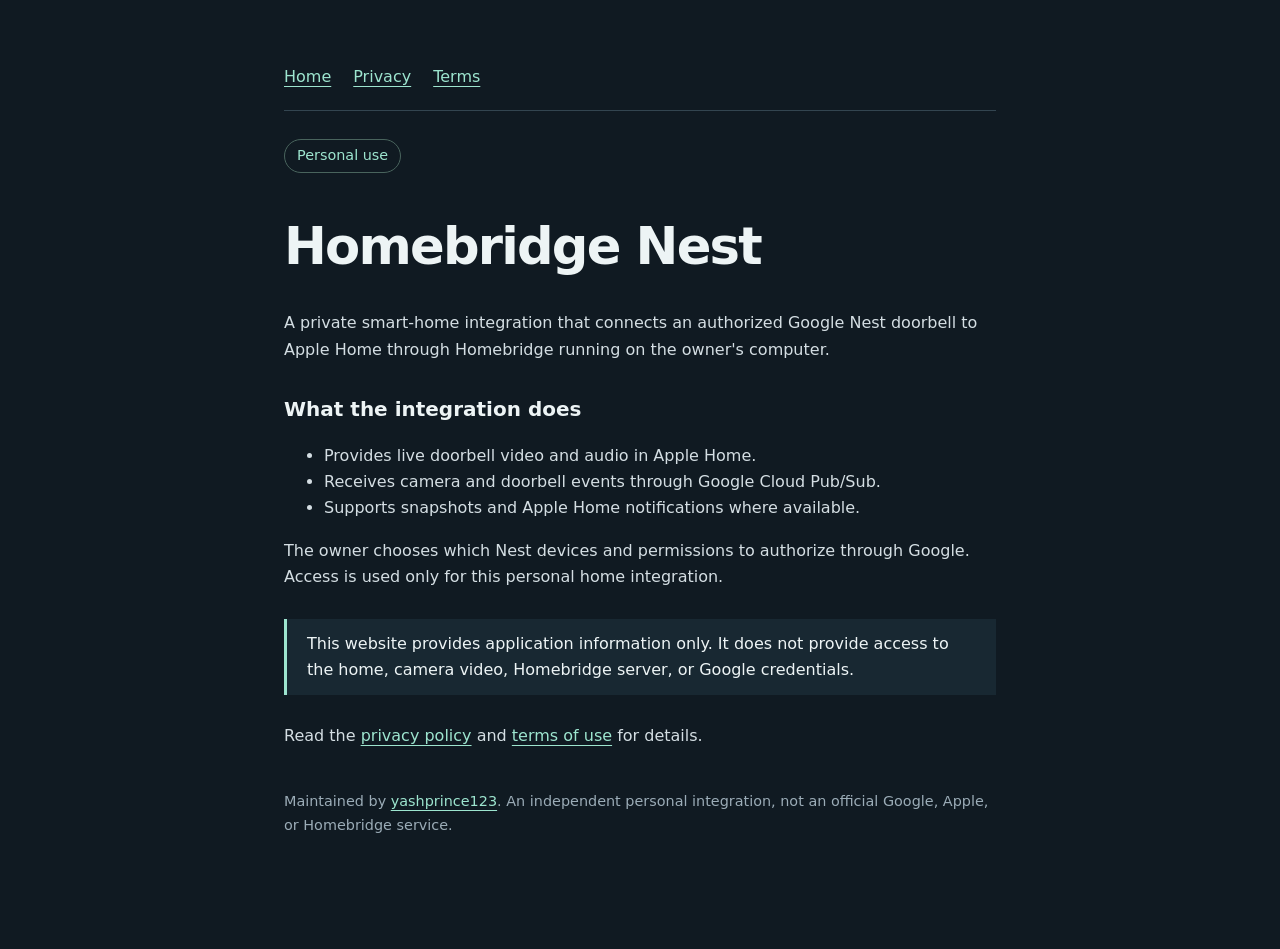
<file: index.html>
<!doctype html>
<html lang="en"><head><meta charset="utf-8"><meta name="viewport" content="width=device-width,initial-scale=1"><title>Homebridge Nest — Personal home integration</title><link rel="stylesheet" href="style.css"></head>
<body><main>
<nav aria-label="Main navigation"><a href="./" aria-current="page">Home</a><a href="privacy.html">Privacy</a><a href="terms.html">Terms</a></nav>
<span class="tag">Personal use</span>
<h1>Homebridge Nest</h1>
<p>A private smart-home integration that connects an authorized Google Nest doorbell to Apple Home through Homebridge running on the owner's computer.</p>
<h2>What the integration does</h2>
<ul><li>Provides live doorbell video and audio in Apple Home.</li><li>Receives camera and doorbell events through Google Cloud Pub/Sub.</li><li>Supports snapshots and Apple Home notifications where available.</li></ul>
<p>The owner chooses which Nest devices and permissions to authorize through Google. Access is used only for this personal home integration.</p>
<div class="note">This website provides application information only. It does not provide access to the home, camera video, Homebridge server, or Google credentials.</div>
<p>Read the <a href="privacy.html">privacy policy</a> and <a href="terms.html">terms of use</a> for details.</p>
<footer>Maintained by <a href="https://github.com/yashprince123">yashprince123</a>. An independent personal integration, not an official Google, Apple, or Homebridge service.</footer>
</main></body></html>
</file>
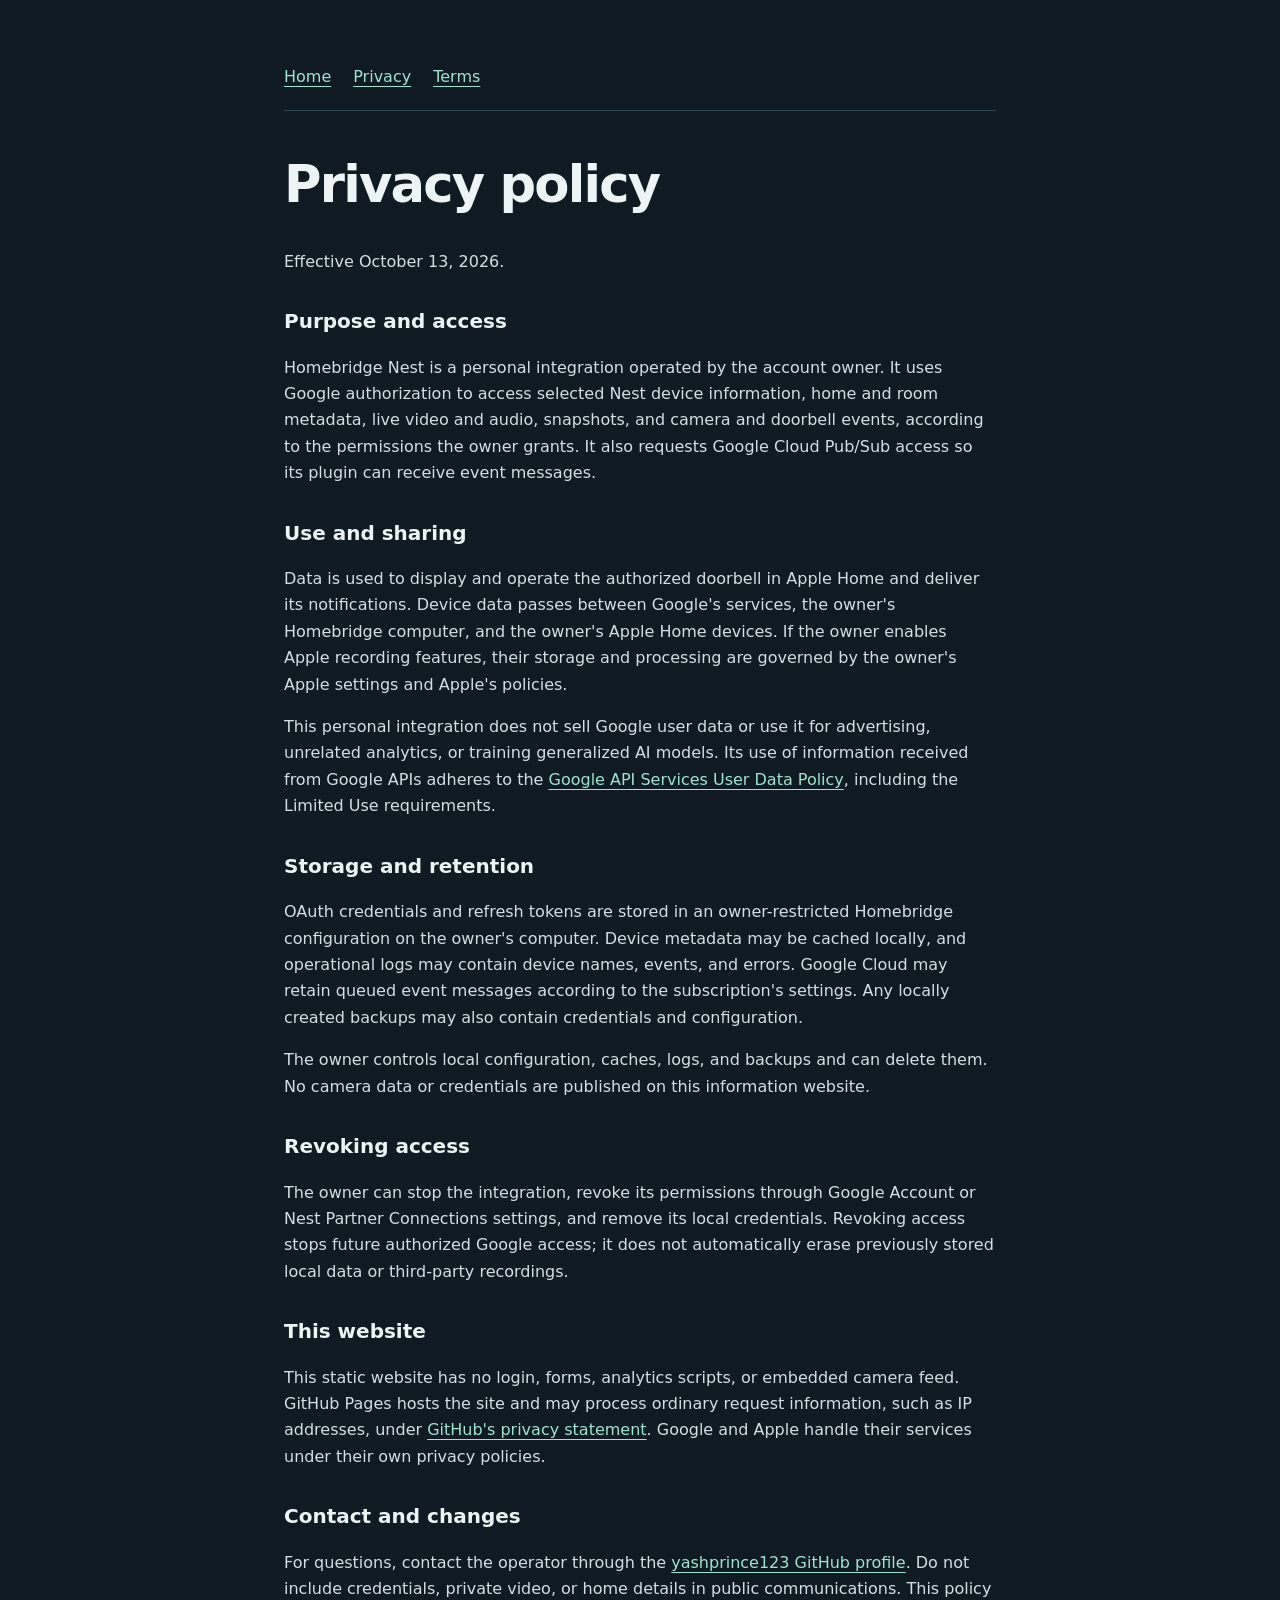
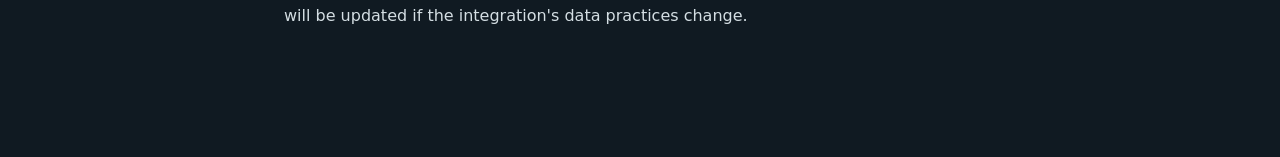
<file: privacy.html>
<!doctype html>
<html lang="en"><head><meta charset="utf-8"><meta name="viewport" content="width=device-width,initial-scale=1"><title>Privacy — Homebridge Nest</title><link rel="stylesheet" href="style.css"></head>
<body><main>
<nav aria-label="Main navigation"><a href="./">Home</a><a href="privacy.html" aria-current="page">Privacy</a><a href="terms.html">Terms</a></nav>
<h1>Privacy policy</h1><p>Effective October 13, 2026.</p>
<h2>Purpose and access</h2>
<p>Homebridge Nest is a personal integration operated by the account owner. It uses Google authorization to access selected Nest device information, home and room metadata, live video and audio, snapshots, and camera and doorbell events, according to the permissions the owner grants. It also requests Google Cloud Pub/Sub access so its plugin can receive event messages.</p>
<h2>Use and sharing</h2>
<p>Data is used to display and operate the authorized doorbell in Apple Home and deliver its notifications. Device data passes between Google's services, the owner's Homebridge computer, and the owner's Apple Home devices. If the owner enables Apple recording features, their storage and processing are governed by the owner's Apple settings and Apple's policies.</p>
<p>This personal integration does not sell Google user data or use it for advertising, unrelated analytics, or training generalized AI models. Its use of information received from Google APIs adheres to the <a href="https://developers.google.com/terms/api-services-user-data-policy">Google API Services User Data Policy</a>, including the Limited Use requirements.</p>
<h2>Storage and retention</h2>
<p>OAuth credentials and refresh tokens are stored in an owner-restricted Homebridge configuration on the owner's computer. Device metadata may be cached locally, and operational logs may contain device names, events, and errors. Google Cloud may retain queued event messages according to the subscription's settings. Any locally created backups may also contain credentials and configuration.</p>
<p>The owner controls local configuration, caches, logs, and backups and can delete them. No camera data or credentials are published on this information website.</p>
<h2>Revoking access</h2>
<p>The owner can stop the integration, revoke its permissions through Google Account or Nest Partner Connections settings, and remove its local credentials. Revoking access stops future authorized Google access; it does not automatically erase previously stored local data or third-party recordings.</p>
<h2>This website</h2>
<p>This static website has no login, forms, analytics scripts, or embedded camera feed. GitHub Pages hosts the site and may process ordinary request information, such as IP addresses, under <a href="https://docs.github.com/en/site-policy/privacy-policies/github-general-privacy-statement">GitHub's privacy statement</a>. Google and Apple handle their services under their own privacy policies.</p>
<h2>Contact and changes</h2>
<p>For questions, contact the operator through the <a href="https://github.com/yashprince123">yashprince123 GitHub profile</a>. Do not include credentials, private video, or home details in public communications. This policy will be updated if the integration's data practices change.</p>
</main></body></html>
</file>
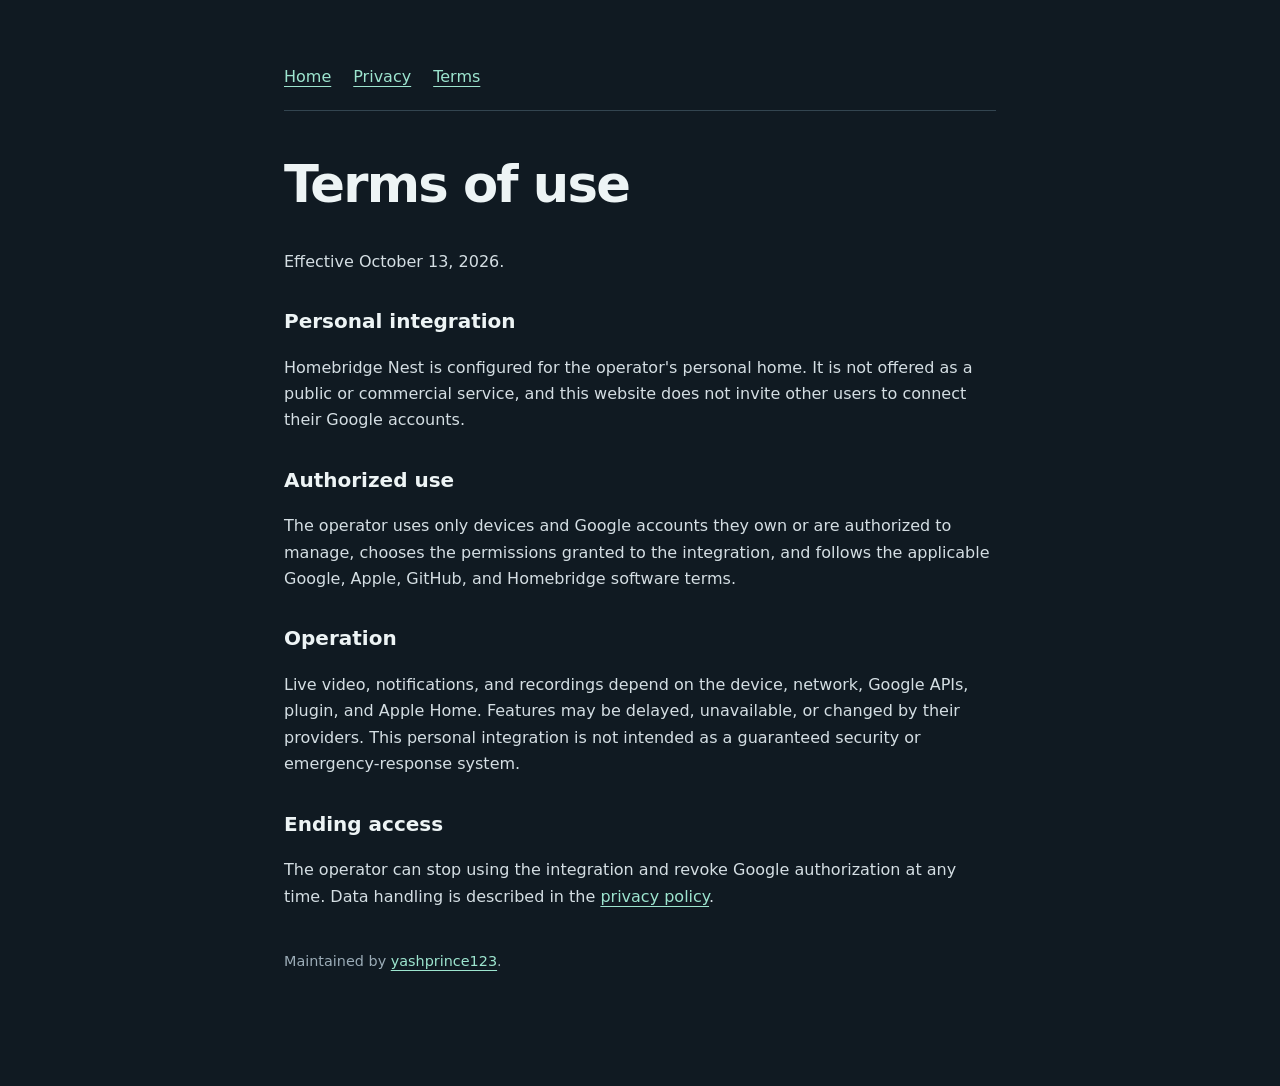
<file: terms.html>
<!doctype html>
<html lang="en"><head><meta charset="utf-8"><meta name="viewport" content="width=device-width,initial-scale=1"><title>Terms — Homebridge Nest</title><link rel="stylesheet" href="style.css"></head>
<body><main>
<nav aria-label="Main navigation"><a href="./">Home</a><a href="privacy.html">Privacy</a><a href="terms.html" aria-current="page">Terms</a></nav>
<h1>Terms of use</h1><p>Effective October 13, 2026.</p>
<h2>Personal integration</h2>
<p>Homebridge Nest is configured for the operator's personal home. It is not offered as a public or commercial service, and this website does not invite other users to connect their Google accounts.</p>
<h2>Authorized use</h2>
<p>The operator uses only devices and Google accounts they own or are authorized to manage, chooses the permissions granted to the integration, and follows the applicable Google, Apple, GitHub, and Homebridge software terms.</p>
<h2>Operation</h2>
<p>Live video, notifications, and recordings depend on the device, network, Google APIs, plugin, and Apple Home. Features may be delayed, unavailable, or changed by their providers. This personal integration is not intended as a guaranteed security or emergency-response system.</p>
<h2>Ending access</h2>
<p>The operator can stop using the integration and revoke Google authorization at any time. Data handling is described in the <a href="privacy.html">privacy policy</a>.</p>
<footer>Maintained by <a href="https://github.com/yashprince123">yashprince123</a>.</footer>
</main></body></html>
</file>
<file: style.css>
:root { color-scheme: dark; font-family: system-ui, sans-serif; line-height: 1.65; background: #101a22; color: #edf4f5; }
* { box-sizing: border-box; }
body { margin: 0; }
main { max-width: 760px; margin: 64px auto; padding: 0 24px 48px; }
nav { display: flex; flex-wrap: wrap; gap: 22px; border-bottom: 1px solid #334550; padding-bottom: 20px; }
a { color: #9de5cf; text-underline-offset: 4px; }
h1 { font-size: clamp(2rem, 6vw, 3.2rem); line-height: 1.15; letter-spacing: -.035em; margin-top: 44px; }
h2 { font-size: 1.25rem; margin-top: 30px; }
p, li { color: #d4dee3; }
.tag { display: inline-block; color: #9de5cf; border: 1px solid #49645d; border-radius: 30px; padding: 4px 12px; margin-top: 28px; font-size: .9rem; }
.note { border-left: 3px solid #9de5cf; padding: 12px 20px; background: #182832; margin: 28px 0; }
footer { margin-top: 40px; font-size: .9rem; color: #9bacb7; }
</file>
